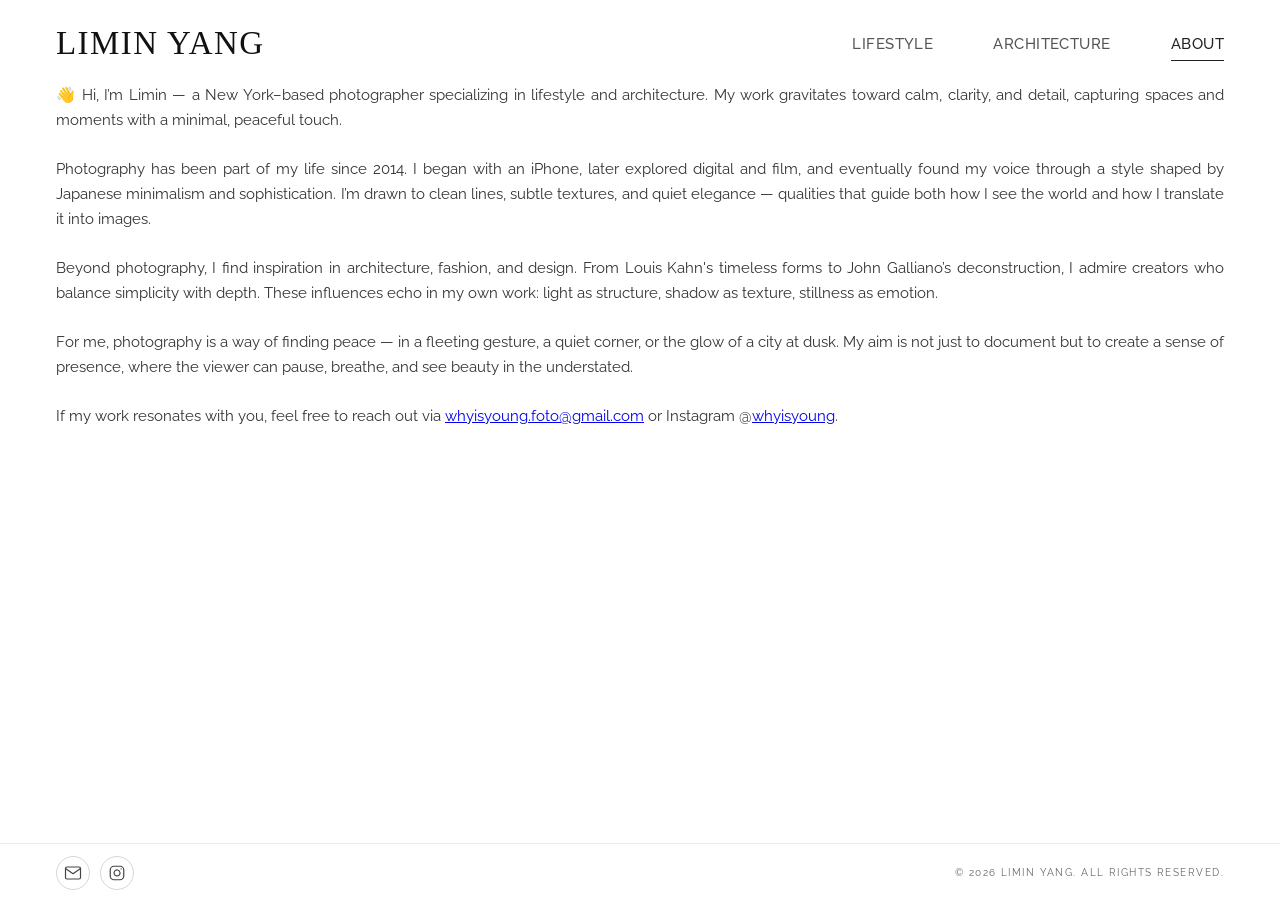
<file: about.html>
<!DOCTYPE html>
<html lang="en">

<head>
    <meta charset="UTF-8" />
    <meta name="viewport" content="width=device-width,initial-scale=1" />
    <title>About – Limin Yang</title>
    <link rel="preconnect" href="https://fonts.googleapis.com">
    <link rel="preconnect" href="https://fonts.gstatic.com" crossorigin>
    <link href="https://fonts.googleapis.com/css2?family=IM+Fell+English+SC&family=Raleway:wght@400;500&display=swap"
        rel="stylesheet">
    <link rel="stylesheet" href="css/style.css" />
    <link rel="stylesheet" href="css/about.css" />
    <!-- Google tag (gtag.js) -->
    <script async src="https://www.googletagmanager.com/gtag/js?id=G-FBB3KTLZ8E"></script>
    <script>
    window.dataLayer = window.dataLayer || [];
    function gtag(){dataLayer.push(arguments);}
    gtag('js', new Date());

    gtag('config', 'G-FBB3KTLZ8E');
    </script>
    <script src="js/shared-header.js"></script>
</head>

<body>
    <main class="about-container">
        <section class="about-section">
            <p>👋 Hi, I’m Limin — a New York–based photographer specializing in lifestyle and architecture. My work
                gravitates toward calm, clarity, and detail, capturing spaces and moments with a minimal, peaceful
                touch.</p>
            <p>Photography has been part of my life since 2014. I began with an iPhone, later explored digital and film,
                and eventually found my voice through a style shaped by Japanese minimalism and sophistication. I’m
                drawn to clean lines, subtle textures, and quiet elegance — qualities that guide both how I see the
                world and how I translate it into images.</p>
            <p>Beyond photography, I find inspiration in architecture, fashion, and design. From Louis Kahn's timeless
                forms to John Galliano’s deconstruction, I admire creators who balance simplicity with depth. These
                influences echo in my own work: light as structure, shadow as texture, stillness as emotion.</p>
            <p>For me, photography is a way of finding peace — in a fleeting gesture, a quiet corner, or the glow of a
                city at dusk. My aim is not just to document but to create a sense of presence, where the viewer can
                pause, breathe, and see beauty in the understated.</p>
            <p>If my work resonates with you, feel free to reach out via <a href="mailto:whyisyoung.foto@gmail.com"
                    target="_blank" rel="noopener">whyisyoung.foto@gmail.com</a>
                or Instagram @<a href="https://instagram.com/whyisyoung" target="_blank" rel="noopener">whyisyoung</a>.
            </p>
        </section>
    </main>
    <script src="js/shared-footer.js"></script>
    <script src="js/script.js"></script>
    <script src="js/spa-nav.js" defer></script>
</body>

</html>
</file>
<file: css/style.css>
* {
  margin: 0;
  padding: 0;
  box-sizing: border-box;
}

/* Alignment variables */
:root {
  --page-max-width: 1300px;
  --page-pad-x: 56px;
  --header-right-adjust: 32px;
  /* Title typography */
  --site-title-size: 2.06rem;
  /* 1.2x previous 1.72rem */
  /* refined size */
  --site-title-spacing: 0.045em;
  /* minimal slim tracking */
  --site-title-weight: 500;
  /* medium weight for clean look */
  /* Nav typography */
  --nav-link-size: 0.94rem;
  --nav-link-spacing: 0.04em;
  --nav-gap: 60px;
  /* Layout spacers */
  --header-spacer-height: 86px;
  --header-pad-top: 26px;
  --header-pad-bottom: 8px;
  /* Fonts */
  --font-sans: 'Plus Jakarta Sans', 'Helvetica Neue', Helvetica, Arial, sans-serif;
  --font-title: 'Plus Jakarta Sans', 'Helvetica Neue', Arial, sans-serif;
  --font-display-slim: 'Plus Jakarta Sans', var(--font-sans);
}

body {
  font-family: var(--font-sans);
  line-height: 1.6;
  color: #333;
  background: #fff;
  -webkit-overflow-scrolling: touch;
  overscroll-behavior: contain;
  /* Prevent iOS Safari bounce */
  position: relative;
  overflow-x: hidden;
}

/* Header */
.site-header {
  position: fixed;
  top: 0;
  left: 0;
  right: 0;
  display: flex;
  justify-content: center;
  padding: var(--header-pad-top) 0 var(--header-pad-bottom);
  background: #fff;
  z-index: 300;
  border: 0;
  box-sizing: border-box;
}

.site-header-inner {
  width: 100%;
  max-width: var(--page-max-width);
  padding-left: var(--page-pad-x);
  padding-right: var(--page-pad-x);
  display: flex;
  align-items: flex-end;
  justify-content: space-between;
  box-sizing: border-box;
}

/* Hamburger button */
.nav-toggle {
  position: relative;
  align-self: flex-end;
  margin-left: auto;
  width: 30px;
  /* slim */
  height: var(--site-title-size);
  background: transparent;
  border: 0;
  padding: 0;
  display: none;
  cursor: pointer;
  z-index: 500;
}

/* Thin 1px bars center-aligned within hamburger button */
.nav-toggle span {
  position: absolute;
  left: 0;
  width: 100%;
  height: 1px;
  background: #111;
  border-radius: 0;
  transition: .32s ease;
}

/* Center the 3 lines with 8px gaps between them */
.nav-toggle span:nth-child(1) {
  top: calc(50% - 8px);
}

.nav-toggle span:nth-child(2) {
  top: calc(50% - 0.5px);
}

.nav-toggle span:nth-child(3) {
  top: calc(50% + 7px);
}

/* Open (X) state: move all bars to center and rotate */
.nav-toggle.open span:nth-child(1) {
  top: calc(50% - 0.5px);
  transform: rotate(45deg);
}

.nav-toggle.open span:nth-child(2) {
  opacity: 0;
}

.nav-toggle.open span:nth-child(3) {
  top: calc(50% - 0.5px);
  transform: rotate(-45deg);
}

.site-title {
  margin: 0;
  font: var(--site-title-weight) var(--site-title-size)/1.04 var(--font-title);
  letter-spacing: var(--site-title-spacing);
  text-transform: uppercase;
  color: #111;
  -webkit-font-smoothing: antialiased;
}

.site-title-link {
  color: inherit;
  text-decoration: none;
  display: inline-block;
}

.site-title-link:hover {
  opacity: .75;
}

.site-nav {
  display: flex;
  gap: var(--nav-gap);
  flex-wrap: nowrap;
}

.nav-link {
  position: relative;
  font: 500 var(--nav-link-size)/1.12 'Raleway', 'Plus Jakarta Sans', var(--font-sans);
  letter-spacing: 0.03em;
  text-decoration: none;
  color: #555;
  padding: 4px 0 8px;
  transition: color .25s ease;
  text-transform: uppercase;
}

.nav-link:hover,
.nav-link.active {
  color: #111;
}

.nav-link::after {
  content: "";
  position: absolute;
  left: 0;
  bottom: 0;
  height: 1px;
  width: 0;
  background: #222;
  transition: width .35s ease;
}

.nav-link:hover,
.nav-link.active {
  color: #222;
}

.nav-link:hover::after,
.nav-link.active::after {
  width: 100%;
}

.site-header.is-scrolled {
  box-shadow: 0 2px 6px rgba(0, 0, 0, .06);
}

/* Final title font: IM Fell English SC */
.site-title {
  font-family: 'IM Fell English SC', serif;
  font-weight: 400;
  font-size: var(--site-title-size);
  line-height: 1.07;
  letter-spacing: 0.045em;
  margin: 0;
}

/* (navigation font variants & comparison panel removed after final selection) */

/* (font comparison panel styles removed) */

@media (max-width:900px) {
  .site-header {
    padding: 28px 0 20px;
  }

  .site-header-inner {
    padding-left: 40px;
    padding-right: 40px;
  }

  .site-nav {
    gap: 44px;
  }
}

@media (max-width:640px) {
  .site-header {
    padding: 20px 0 16px;
  }

  /* Center-align hamburger with title on mobile */
  .site-header-inner {
    padding-left: 26px;
    padding-right: 26px;
    flex-direction: row;
    align-items: center;
  }

  .site-title {
    font-size: clamp(1.34rem, 6.0vw, 1.78rem);
    line-height: 1;
    letter-spacing: 0.075em;
    margin: 0;
  }

  /* Hamburger matches title height and centers perfectly */
  .nav-toggle {
    height: clamp(1.34rem, 6.0vw, 1.78rem);
  }

  .site-nav {
    position: absolute;
    top: 100%;
    left: 0;
    right: 0;
    background: #fff;
    padding: 18px 26px 28px;
    display: flex;
    flex-direction: column;
    gap: 10px;
    border-bottom: 1px solid #eee;
    transform: translateY(-8px);
    opacity: 0;
    pointer-events: none;
    transition: opacity .35s ease, transform .4s cubic-bezier(.4, .6, .25, 1);
  }

  .site-nav.open {
    opacity: 1;
    transform: translateY(0);
    pointer-events: auto;
  }

  .nav-toggle {
    display: flex;
  }

  .nav-link {
    font-size: 0.68rem;
    letter-spacing: 0.18em;
    padding: 8px 0 6px;
  }

  .header-spacer {
    height: 86px;
  }
}

@media (max-width:420px) {
  .site-nav {
    gap: 8px;
  }

  .nav-link {
    font-size: 0.64rem;
    letter-spacing: 0.16em;
  }

  .header-spacer {
    height: 134px;
  }
}

/* Spacer element matches header height; adjust --header-spacer-height if needed */
.header-spacer {
  height: var(--header-spacer-height);
}

/* Gallery */
.gallery-container {
  max-width: var(--page-max-width);
  margin: 0 auto;
  padding: 0 var(--page-pad-x) 4rem;
  box-sizing: border-box;
}

/* Justified row layout across all viewports */
.gallery-grid {
  display: block;
  margin-top: 1rem;
}

.gallery-row {
  display: flex;
  align-items: flex-start;
  margin-bottom: 24px;
  height: auto;
}

.gallery-item {
  margin-right: 24px;
  cursor: pointer;
  transition: opacity .3s ease;
  display: block;
  overflow: hidden;
  animation: fadeIn .4s ease forwards;
}

.gallery-item:last-child {
  margin-right: 0;
}

.gallery-item:hover {
  opacity: .8;
}

.gallery-item img {
  width: 100%;
  height: auto;
  display: block;
  /* Prevent layout reflow */
  min-height: 150px;
  background-color: #f5f5f5;
}

/* Responsive spacing tweaks for smaller widths */
@media (max-width:900px) {
  .gallery-row {
    margin-bottom: 20px;
  }

  .gallery-item {
    margin-right: 20px;
  }
}

@media (max-width:640px) {
  .gallery-row {
    margin-bottom: 16px;
  }

  .gallery-item {
    margin-right: 16px;
  }
}

@media (max-width:480px) {
  .gallery-row {
    margin-bottom: 14px;
  }

  .gallery-item {
    margin-right: 14px;
  }
}

.gallery-item.hidden {
  display: none;
}

/* Lightbox - Modern White Design */
.lightbox {
  display: none;
  position: fixed;
  z-index: 1000;
  left: 0;
  top: 0;
  width: 100%;
  height: 100%;
  background: rgba(255, 255, 255, 0.98);
  backdrop-filter: blur(15px);
}

.lightbox-header {
  position: fixed;
  top: 0;
  left: 0;
  right: 0;
  background: rgba(255, 255, 255, 0.95);
  backdrop-filter: blur(10px);
  padding: var(--header-pad-top) 0 var(--header-pad-bottom);
  z-index: 1002;
  display: flex;
  justify-content: center;
}

.lightbox-header-inner {
  width: 100%;
  max-width: var(--page-max-width);
  padding-left: var(--page-pad-x);
  padding-right: var(--page-pad-x);
  display: flex;
  align-items: flex-end;
  justify-content: space-between;
  box-sizing: border-box;
}

.lightbox-title {
  font-family: 'IM Fell English SC', serif;
  font-weight: 400;
  font-size: var(--site-title-size);
  line-height: 1.07;
  letter-spacing: 0.045em;
  text-transform: uppercase;
  color: #111;
  margin: 0;
  text-decoration: none;
  cursor: pointer;
}

.lightbox-title:hover {
  color: #111;
  text-decoration: none;
}

.lightbox-content {
  position: absolute;
  top: 50%;
  left: 50%;
  transform: translate(-50%, -50%);
  max-width: 85vw;
  max-height: 75vh;
  width: auto;
  height: auto;
  object-fit: contain;
  border-radius: 8px;
  box-shadow: 0 20px 60px rgba(0, 0, 0, 0.15);
  margin-top: 40px; /* Account for header */
  z-index: 1000; /* Ensure image is visible but below navigation */
}

.close {
  color: #999;
  font-size: 24px;
  font-weight: 300;
  cursor: pointer;
  transition: color 0.3s ease;
  background: none;
  border: none;
  padding: 0;
  width: auto;
  height: auto;
  border-radius: 0;
  display: block;
  align-self: flex-end;
}

.close:hover {
  color: #666;
}

.nav-buttons {
  position: absolute;
  top: 0;
  left: 0;
  right: 0;
  bottom: 0;
  display: flex;
  pointer-events: none;
  z-index: 1001;
}

.prev,
.next {
  flex: 1;
  background: transparent;
  border: none;
  pointer-events: auto;
  transition: background-color 0.2s ease;
  display: flex;
  align-items: center;
  justify-content: center;
  font-size: 0;
  color: transparent;
  position: relative;
}

/* Custom cursor - gray arrow buttons */
.prev {
  cursor: url('data:image/svg+xml;utf8,<svg xmlns="http://www.w3.org/2000/svg" width="32" height="32" viewBox="0 0 32 32"><rect width="32" height="32" rx="16" fill="%23999" opacity="0.8"/><path d="M18 10 L12 16 L18 22" stroke="white" stroke-width="2" fill="none" stroke-linecap="round" stroke-linejoin="round"/></svg>'), auto;
}

.next {
  cursor: url('data:image/svg+xml;utf8,<svg xmlns="http://www.w3.org/2000/svg" width="32" height="32" viewBox="0 0 32 32"><rect width="32" height="32" rx="16" fill="%23999" opacity="0.8"/><path d="M14 10 L20 16 L14 22" stroke="white" stroke-width="2" fill="none" stroke-linecap="round" stroke-linejoin="round"/></svg>'), auto;
}

/* Subtle hover indication */
.prev:hover {
  background: linear-gradient(to right, rgba(0, 0, 0, 0.05), transparent);
}

.next:hover {
  background: linear-gradient(to left, rgba(0, 0, 0, 0.05), transparent);
}

/* Remove the large arrow overlays since cursor shows direction */
.prev:hover::before,
.next:hover::after {
  display: none;
}

/* Mobile lightbox optimizations */
@media (max-width: 768px) {
  .lightbox {
    /* Ensure lightbox takes full screen */
    position: fixed;
    top: 0;
    left: 0;
    width: 100vw;
    height: 100vh;
    background: rgba(255, 255, 255, 0.98);
  }
  
  .lightbox-header {
    padding: 20px 0 16px;
    position: fixed;
    top: 0;
    left: 0;
    right: 0;
    height: auto;
    z-index: 1002;
  }
  
  .lightbox-content {
    position: absolute;
    top: 50%;
    left: 50%;
    transform: translate(-50%, -50%);
    max-width: 90vw;
    max-height: calc(100vh - 160px); /* Account for header and safe areas */
    width: auto;
    height: auto;
    object-fit: contain;
    border-radius: 8px;
    box-shadow: 0 20px 60px rgba(0, 0, 0, 0.15);
    margin-top: 0; /* Remove margin, use positioning instead */
    z-index: 1000;
    /* Ensure image is always visible */
    min-width: 200px;
    min-height: 200px;
  }

  .lightbox-header-inner {
    padding-left: 40px;
    padding-right: 40px;
  }

  .lightbox-title {
    font-size: clamp(1.34rem, 6.0vw, 1.78rem);
    line-height: 1;
    letter-spacing: 0.075em;
  }

  .lightbox-content {
    position: absolute;
    top: 50%;
    left: 50%;
    transform: translate(-50%, -50%);
    max-width: 90vw;
    max-height: calc(100vh - 160px); /* Account for header and safe areas */
    width: auto;
    height: auto;
    object-fit: contain;
    border-radius: 8px;
    box-shadow: 0 20px 60px rgba(0, 0, 0, 0.15);
    margin-top: 0; /* Remove margin, use positioning instead */
    z-index: 1000;
    /* Ensure image is always visible */
    min-width: 200px;
    min-height: 200px;
  }

  .close {
    font-size: 22px;
  }

  .nav-buttons {
    /* Positioned to not cover the center image area */
    position: absolute;
    top: 120px; /* Below header */
    left: 0;
    right: 0;
    bottom: 0;
    display: flex;
    pointer-events: none;
  }

  .prev, .next {
    /* Side touch areas that don't cover the image */
    flex: none;
    width: 80px;
    min-height: 60px;
    /* Keep pointer cursor on mobile since custom cursors may not work well */
    cursor: pointer !important;
    pointer-events: auto;
  }

  .prev {
    position: absolute;
    left: 0;
    top: 0;
    bottom: 0;
  }

  .next {
    position: absolute;
    right: 0;
    top: 0;
    bottom: 0;
  }

  /* More visible hover feedback on mobile */
  .prev:active {
    background: linear-gradient(to right, rgba(0, 0, 0, 0.1), transparent);
  }

  .next:active {
    background: linear-gradient(to left, rgba(0, 0, 0, 0.1), transparent);
  }
}

/* Mobile scrolling optimization */
@media (max-width: 768px) {
  html {
    /* Prevent mobile zoom from causing scroll issues */
    -webkit-text-size-adjust: 100%;
    -ms-text-size-adjust: 100%;
  }

  body {
    -webkit-overflow-scrolling: touch;
    -webkit-transform: translate3d(0,0,0);
    transform: translate3d(0,0,0);
    /* Prevent scroll bounce */
    overscroll-behavior-y: contain;
  }

  .gallery-container {
    padding: 0 40px 3rem;
  }

  .gallery-item {
    /* Reduce mobile animations for better performance */
    animation: none;
    transition: opacity 0.2s ease;
  }

  .gallery-item img {
    /* Mobile hardware acceleration */
    -webkit-transform: translate3d(0,0,0);
    transform: translate3d(0,0,0);
    will-change: auto;
  }
}

@media (max-width:440px) {
  .gallery-container {
    padding: 0 24px 3rem;
  }
}

@keyframes fadeIn {
  from {
    opacity: 0;
    transform: translateY(10px);
  }

  to {
    opacity: 1;
    transform: translateY(0);
  }
}



/* Footer */
.site-footer {
  position: fixed;
  bottom: 0;
  left: 0;
  right: 0;
  background: #fff;
  border-top: 1px solid #e9e9e9;
  display: flex;
  justify-content: center;
  padding: 12px 0 10px;
  z-index: 220;
  font-family: 'Raleway', var(--font-sans);
}

.site-footer-inner {
  width: 100%;
  max-width: var(--page-max-width);
  padding-left: var(--page-pad-x);
  padding-right: var(--page-pad-x);
  display: flex;
  align-items: center;
  justify-content: space-between;
  box-sizing: border-box;
}

.footer-icons {
  display: flex;
  align-items: center;
}

.footer-icons a {
  width: 34px;
  height: 34px;
  display: inline-flex;
  align-items: center;
  justify-content: center;
  margin-right: 10px;
  border: 1px solid #d6d6d6;
  border-radius: 50%;
  color: #444;
  text-decoration: none;
  font-size: 16px;
  transition: all .28s ease;
}

.footer-icons a:last-child {
  margin-right: 0;
}

.footer-icons a:hover {
  background: #111;
  color: #fff;
  border-color: #111;
}

.site-footer small {
  font: 400 .6rem/1.1 'Raleway', var(--font-sans);
  letter-spacing: .15em;
  text-transform: uppercase;
  color: #666;
  white-space: nowrap;
}

.visually-hidden {
  position: absolute !important;
  width: 1px;
  height: 1px;
  padding: 0;
  margin: -1px;
  overflow: hidden;
  clip: rect(0 0 0 0);
  border: 0;
}

@media (max-width:900px) {
  .site-footer-inner {
    padding-left: 40px;
    padding-right: 40px;
  }
}

@media (max-width:640px) {
  .site-footer-inner {
    padding-left: 28px;
    padding-right: 28px;
  }

  .footer-icons a {
    width: 30px;
    height: 30px;
    font-size: 14px;
  }

  .site-footer small {
    font-size: .55rem;
    letter-spacing: .18em;
  }
}
</file>
<file: css/about.css>
.about-container {
    max-width: var(--page-max-width);
    margin: 0 auto;
    padding: 0 var(--page-pad-x) 5rem;
    font-family: 'Raleway', sans-serif;
    line-height: 1.55;
    color: #333;
    box-sizing: border-box;
}

.about-container h1 {
    font-family: 'IM Fell English SC', serif;
    font-size: 2.2rem;
    letter-spacing: .05em;
    font-weight: 400;
    margin: 0 0 1.2rem;
}


.about-section h2 {
    font: 600 .8rem/1.05 'Raleway', sans-serif;
    /* slightly larger & bolder */
    letter-spacing: .22em;
    /* a touch tighter for readability at bigger size */
    text-transform: uppercase;
    color: #444;
    /* a bit darker to stand out */
    margin: 0 0 1.1rem;
    position: relative;
}

.about-section p {
    margin: 0 0 1.55rem;
    /* increased spacing for readability */
    font-size: .95rem;
    line-height: 1.62;
    text-align: justify;
}

.about-section p:last-child {
    margin-bottom: 2.1rem;
}

/* Extra vertical rhythm tweaks */
#interests {
    margin-top: 3.2rem;
}

#why-peace {
    margin-top: 3.4rem;
}

/* Tighten space between animation intro paragraph and table */
#interests .anime-table-wrapper {
    margin-top: -0.6rem;
}

.about-section ul {
    list-style: none;
    padding: 0;
    margin: .4rem 0 1.2rem;
}

.about-section ul li {
    margin: 0 0 .45rem;
}

.emoji {
    margin-right: .45rem;
}

.anime-table-wrapper {
    width: 100%;
    overflow-x: auto;
    margin: 0 0 2rem;
}

.anime-table {
    width: 100%;
    border-collapse: collapse;
    table-layout: auto;
    font-size: .85rem;
    white-space: nowrap;
}

.anime-table td {
    border: 1px solid #d9d9d9;
    padding: 6px 10px;
    vertical-align: middle;
}

.anime-table tr:nth-child(odd) td {
    background: #fafafa;
}

.anime-table tr:hover td {
    background: #f2f2f2;
}

.tagline {
    font-style: italic;
    color: #555;
}

@media (max-width:768px) {
    .about-container {
        padding: 0 40px 4rem;
    }

    .anime-table {
        font-size: .82rem;
    }

    .anime-table td {
        padding: 6px 8px;
    }
}

@media (max-width:480px) {
    .about-container {
        padding: 0 28px 4rem;
    }

    .anime-table {
        font-size: .8rem;
    }

    .anime-table td {
        padding: 6px 6px;
    }
}

.about-container .about-section:first-of-type {
    margin-top: 0.9rem;
    /* further reduced for tighter spacing */
}
</file>
